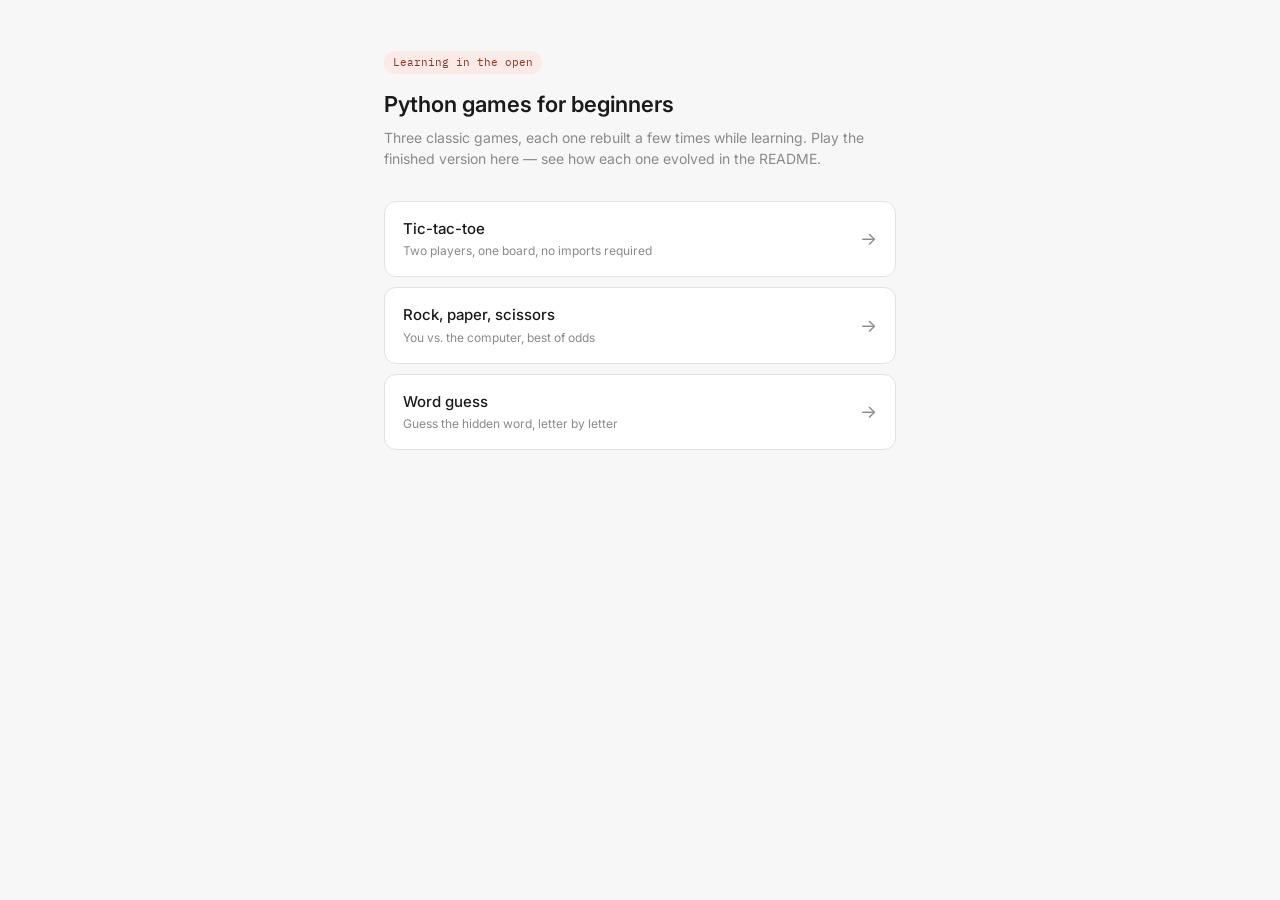
<file: web/index.html>
<!DOCTYPE html>
<html lang="en">
<head>
<meta charset="UTF-8">
<meta name="viewport" content="width=device-width, initial-scale=1.0">
<title>Python games for beginners</title>
<link rel="stylesheet" href="styles.css">
</head>
<body>
<div class="wrap">
  <span class="pill">Learning in the open</span>
  <h1>Python games for beginners</h1>
  <p class="tagline">Three classic games, each one rebuilt a few times while learning. Play the finished version here — see how each one evolved in the README.</p>

  <div class="game-list">
    <a class="game-link" href="games/tictactoe.html">
      <div>
        <div class="name">Tic-tac-toe</div>
        <div class="desc">Two players, one board, no imports required</div>
      </div>
      <span class="arrow">→</span>
    </a>
    <a class="game-link" href="games/rock-paper-scissors.html">
      <div>
        <div class="name">Rock, paper, scissors</div>
        <div class="desc">You vs. the computer, best of odds</div>
      </div>
      <span class="arrow">→</span>
    </a>
    <a class="game-link" href="games/wordguess.html">
      <div>
        <div class="name">Word guess</div>
        <div class="desc">Guess the hidden word, letter by letter</div>
      </div>
      <span class="arrow">→</span>
    </a>
  </div>
</div>
</body>
</html>
</file>
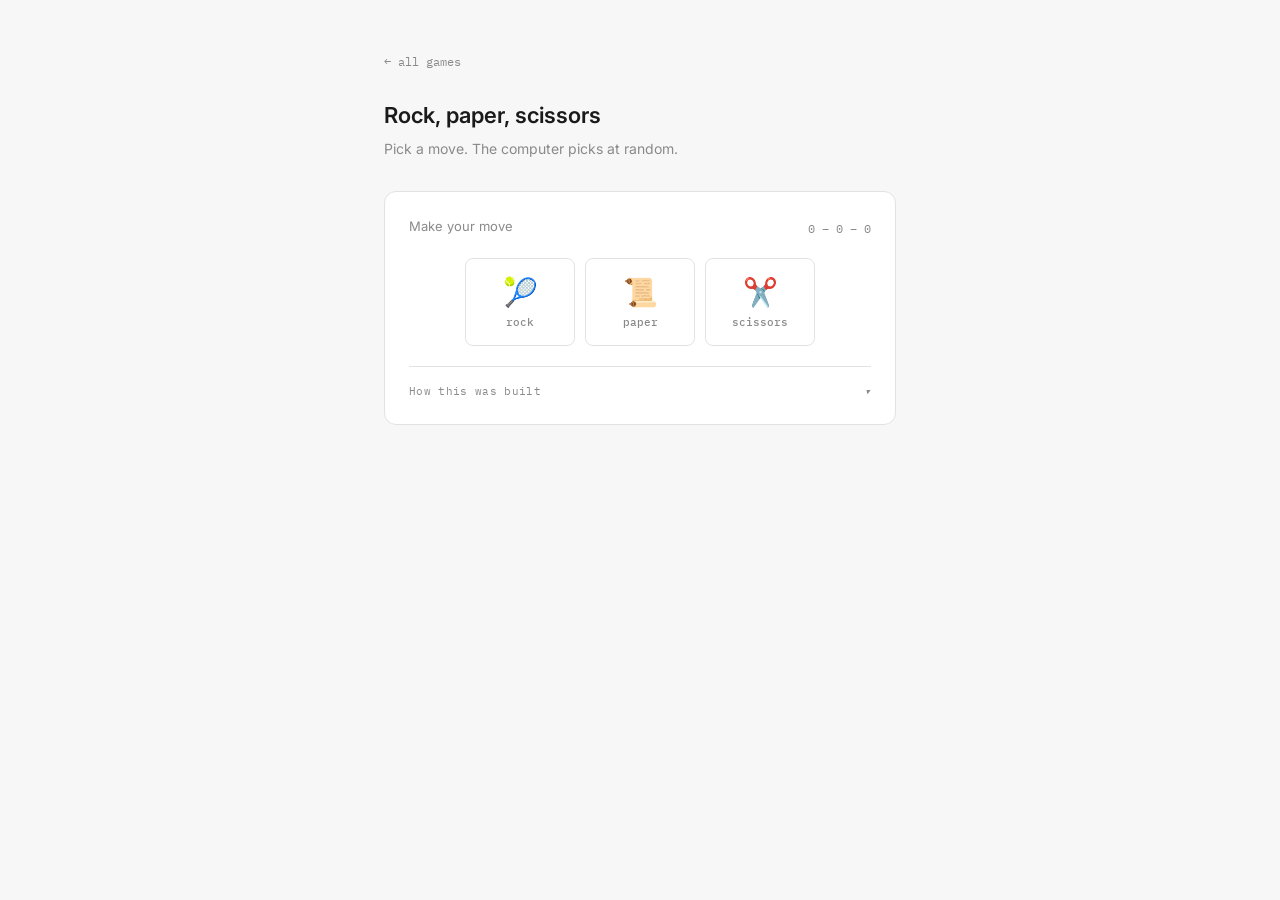
<file: web/games/rock-paper-scissors.html>
<!DOCTYPE html>
<html lang="en">
<head>
<meta charset="UTF-8">
<meta name="viewport" content="width=device-width, initial-scale=1.0">
<title>Rock, paper, scissors · Python games for beginners</title>
<link rel="stylesheet" href="../styles.css">
<style>
  .picks{
    display:flex;
    gap:10px;
    justify-content:center;
    margin-bottom:20px;
  }
  .pick-btn{
    flex:1;
    max-width:110px;
    padding:16px 8px;
    font-size:28px;
    display:flex;
    flex-direction:column;
    align-items:center;
    gap:6px;
  }
  .pick-btn .label{ font-size:11px; font-family:'IBM Plex Mono', monospace; color:var(--muted); }
  .result-row{
    display:flex;
    justify-content:center;
    gap:32px;
    margin:20px 0;
    font-size:34px;
  }
  .result-side{ text-align:center; }
  .result-side .who{ font-size:11px; font-family:'IBM Plex Mono', monospace; color:var(--muted); margin-top:6px; }
  .score{
    text-align:center;
    font-family:'IBM Plex Mono', monospace;
    font-size:12px;
    color:var(--muted);
    margin-top:4px;
  }
</style>
</head>
<body>
<div class="wrap">
  <a class="crumb" href="../index.html">&larr; all games</a>
  <h1>Rock, paper, scissors</h1>
  <p class="tagline">Pick a move. The computer picks at random.</p>

  <div class="card">
    <div class="status-row">
      <span class="msg" id="status">Make your move</span>
      <span class="score" id="score">0 &ndash; 0 &ndash; 0</span>
    </div>

    <div class="result-row" id="result" style="display:none;">
      <div class="result-side"><div id="you-emoji">&#9995;</div><div class="who">you</div></div>
      <div class="result-side"><div id="cpu-emoji">&#9995;</div><div class="who">computer</div></div>
    </div>

    <div class="picks">
      <button class="pick-btn" data-move="rock"><span>&#127934;</span><span class="label">rock</span></button>
      <button class="pick-btn" data-move="paper"><span>&#128220;</span><span class="label">paper</span></button>
      <button class="pick-btn" data-move="scissors"><span>&#9986;&#65039;</span><span class="label">scissors</span></button>
    </div>

    <details class="build-note">
      <summary>How this was built <i class="chev">&#9662;</i></summary>
      <div class="body">
        Started as a version where both players' moves were picked at random, just to get the win logic working, then rebuilt with real user input for player 1 while the computer kept picking randomly. This page plays the second version's logic.
        <br>
        <a href="https://github.com/isabelgrau/Python-games-for-beginners/tree/main/rock-paper-scissors" target="_blank">See both Python versions on GitHub</a>
      </div>
    </details>
  </div>
</div>

<script>
const EMOJI = { rock: '\u{1F94A}', paper: '\u{1F4C4}', scissors: '\u{2702}\u{FE0F}' };
const BEATS = { rock: 'scissors', paper: 'rock', scissors: 'paper' };
const MOVES = ['rock', 'paper', 'scissors'];

let wins = 0, losses = 0, ties = 0;

const statusEl = document.getElementById('status');
const scoreEl = document.getElementById('score');
const resultEl = document.getElementById('result');
const youEmoji = document.getElementById('you-emoji');
const cpuEmoji = document.getElementById('cpu-emoji');

function play(move){
  const cpu = MOVES[Math.floor(Math.random() * 3)];
  youEmoji.textContent = EMOJI[move];
  cpuEmoji.textContent = EMOJI[cpu];
  resultEl.style.display = 'flex';

  if (move === cpu){
    ties++;
    statusEl.textContent = "It's a tie";
  } else if (BEATS[move] === cpu){
    wins++;
    statusEl.textContent = 'You win';
  } else {
    losses++;
    statusEl.textContent = 'Computer wins';
  }
  scoreEl.textContent = wins + ' \u2013 ' + losses + ' \u2013 ' + ties;
}

document.querySelectorAll('.pick-btn').forEach(btn => {
  btn.addEventListener('click', () => play(btn.dataset.move));
});
</script>
</body>
</html>
</file>
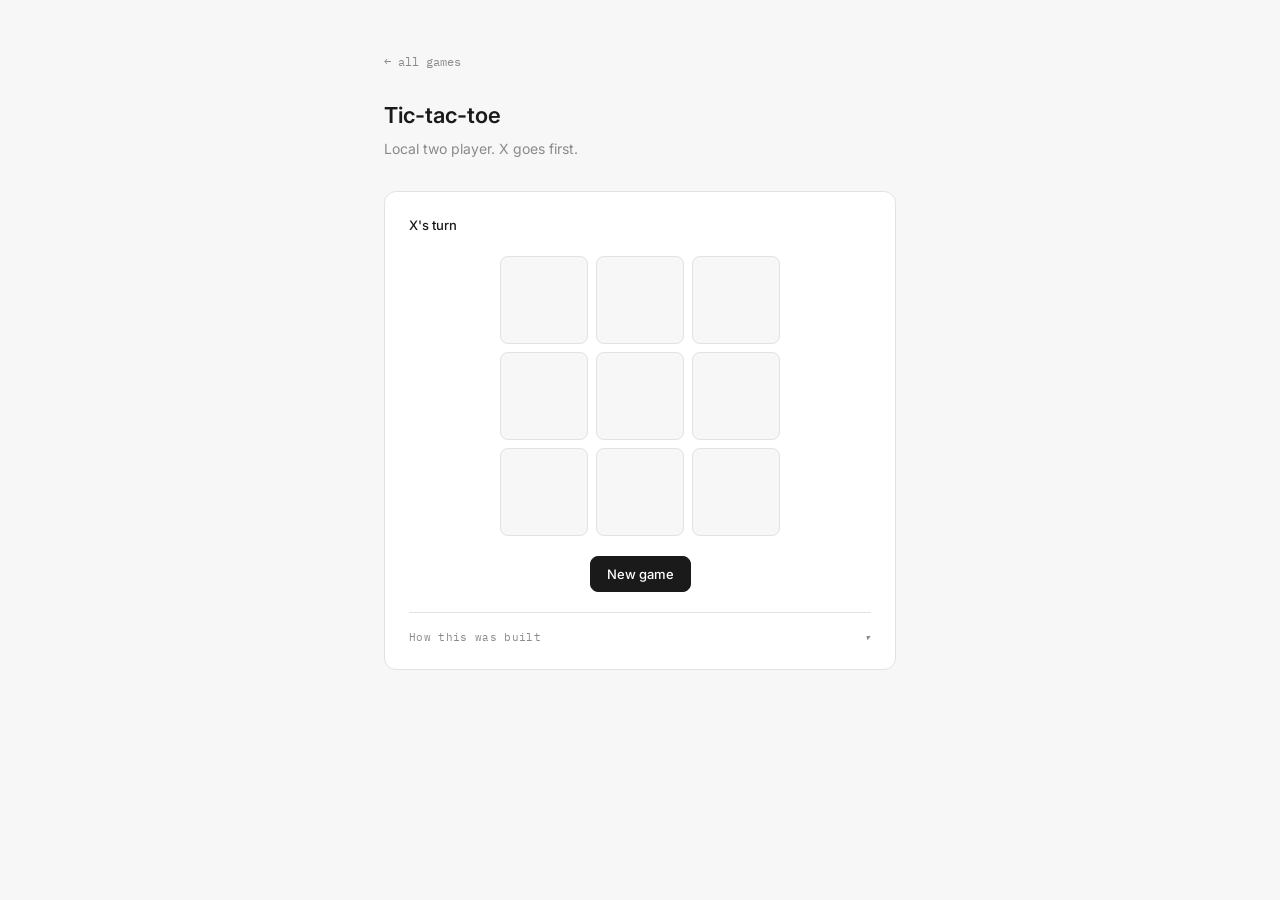
<file: web/games/tictactoe.html>
<!DOCTYPE html>
<html lang="en">
<head>
<meta charset="UTF-8">
<meta name="viewport" content="width=device-width, initial-scale=1.0">
<title>Tic-tac-toe · Python games for beginners</title>
<link rel="stylesheet" href="../styles.css">
<style>
  .board{
    display:grid;
    grid-template-columns:repeat(3, 1fr);
    gap:8px;
    max-width:280px;
    margin:0 auto 20px;
  }
  .cell{
    aspect-ratio:1;
    background:var(--paper);
    border:1px solid var(--line);
    border-radius:8px;
    display:flex;
    align-items:center;
    justify-content:center;
    font-size:32px;
    font-weight:600;
    cursor:pointer;
    color:var(--ink);
  }
  .cell:hover:not(.taken){ border-color:#bbb; }
  .cell.taken{ cursor:default; }
  .cell.x{ color:var(--rust-text); }
  .cell.o{ color:#3d5a80; }
  .controls{ display:flex; justify-content:center; }
</style>
</head>
<body>
<div class="wrap">
  <a class="crumb" href="../index.html">&larr; all games</a>
  <h1>Tic-tac-toe</h1>
  <p class="tagline">Local two player. X goes first.</p>

  <div class="card">
    <div class="status-row">
      <span class="msg active" id="status">X's turn</span>
    </div>

    <div class="board" id="board"></div>

    <div class="controls">
      <button class="btn-primary" id="reset">New game</button>
    </div>

    <details class="build-note">
      <summary>How this was built <i class="chev">&#9662;</i></summary>
      <div class="body">
        Started as a version with no imported packages and no loops, then rebuilt with a <code>while</code> loop to run the game turn by turn, then refactored again into a cleaner win-checking version. This page plays the final version's logic.
        <br>
        <a href="https://github.com/isabelgrau/Python-games-for-beginners/tree/main/tictactoe" target="_blank">See all three Python versions on GitHub</a>
      </div>
    </details>
  </div>
</div>

<script>
const boardEl = document.getElementById('board');
const statusEl = document.getElementById('status');
const resetBtn = document.getElementById('reset');

let board = Array(9).fill(null);
let turn = 'X';
let over = false;

const WIN_LINES = [
  [0,1,2],[3,4,5],[6,7,8],
  [0,3,6],[1,4,7],[2,5,8],
  [0,4,8],[2,4,6]
];

function checkWinner(){
  for (const line of WIN_LINES){
    const [a,b,c] = line;
    if (board[a] && board[a] === board[b] && board[a] === board[c]){
      return board[a];
    }
  }
  if (board.every(cell => cell)) return 'draw';
  return null;
}

function render(){
  boardEl.innerHTML = '';
  board.forEach((val, i) => {
    const cell = document.createElement('div');
    cell.className = 'cell' + (val ? ' taken ' + val.toLowerCase() : '');
    cell.textContent = val || '';
    cell.addEventListener('click', () => handleMove(i));
    boardEl.appendChild(cell);
  });
}

function handleMove(i){
  if (over || board[i]) return;
  board[i] = turn;
  const result = checkWinner();
  if (result === 'draw'){
    statusEl.textContent = "It's a draw";
    over = true;
  } else if (result){
    statusEl.textContent = result + ' wins';
    over = true;
  } else {
    turn = turn === 'X' ? 'O' : 'X';
    statusEl.textContent = turn + "'s turn";
  }
  render();
}

resetBtn.addEventListener('click', () => {
  board = Array(9).fill(null);
  turn = 'X';
  over = false;
  statusEl.textContent = "X's turn";
  render();
});

render();
</script>
</body>
</html>
</file>
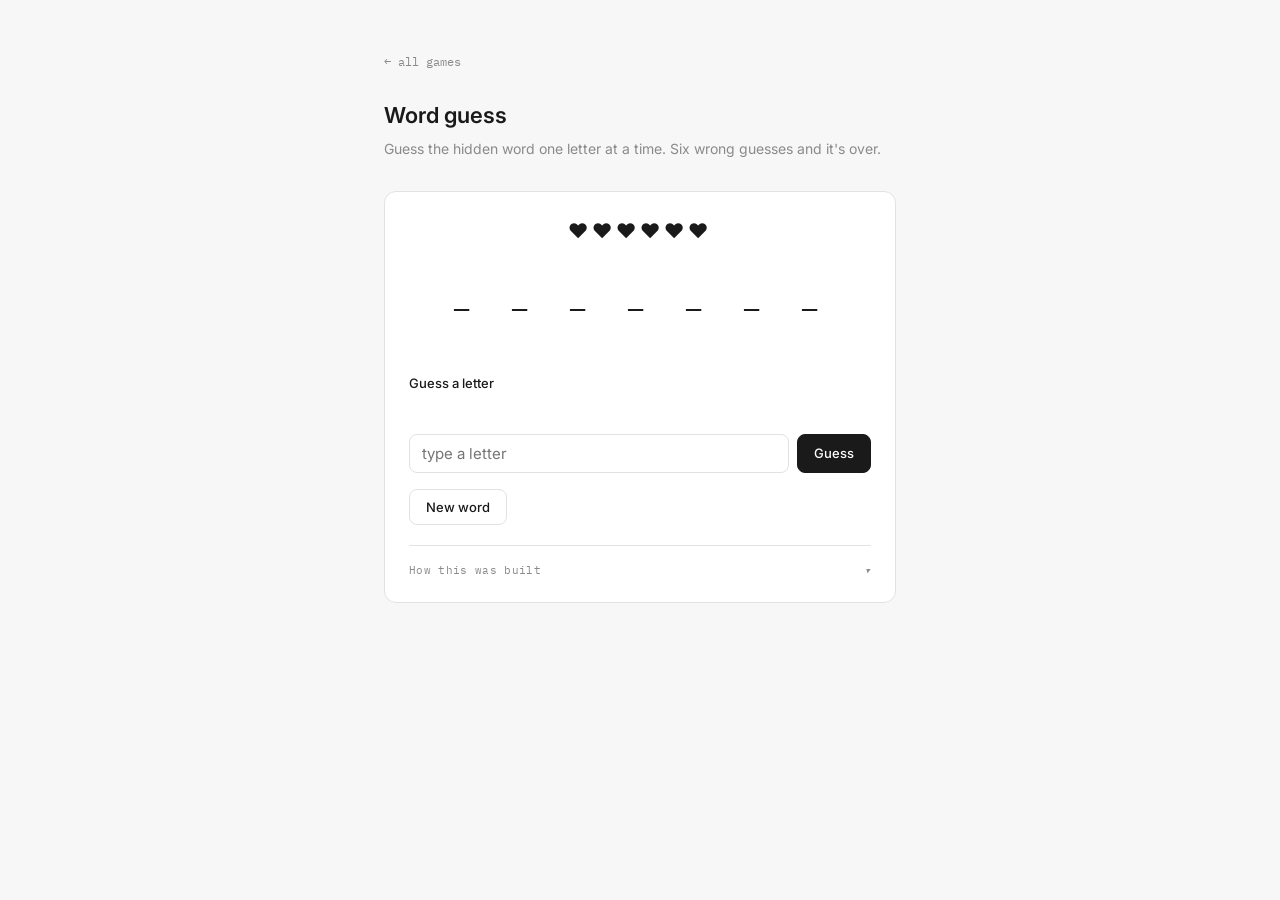
<file: web/games/wordguess.html>
<!DOCTYPE html>
<html lang="en">
<head>
<meta charset="UTF-8">
<meta name="viewport" content="width=device-width, initial-scale=1.0">
<title>Word guess · Python games for beginners</title>
<link rel="stylesheet" href="../styles.css">
<style>
  .word-display{
    font-family:'IBM Plex Mono', monospace;
    font-size:32px;
    letter-spacing:10px;
    text-align:center;
    margin:24px 0;
    word-break:break-all;
  }
  .guess-row{
    display:flex;
    gap:8px;
    margin-bottom:16px;
  }
  .guess-row input{
    flex:1;
    font-family:'Inter', sans-serif;
    font-size:15px;
    border:1px solid var(--line);
    border-radius:8px;
    padding:9px 12px;
    text-transform:lowercase;
  }
  .guess-row input:focus{ outline:none; border-color:#bbb; }
  .lives{
    text-align:center;
    font-size:20px;
    letter-spacing:4px;
    margin-bottom:6px;
  }
  .used-letters{
    text-align:center;
    font-family:'IBM Plex Mono', monospace;
    font-size:12px;
    color:var(--muted);
    min-height:16px;
    margin-bottom:16px;
  }
  .error{
    font-size:12px;
    color:var(--rust-text);
    text-align:center;
    min-height:16px;
    margin-bottom:4px;
  }
</style>
</head>
<body>
<div class="wrap">
  <a class="crumb" href="../index.html">&larr; all games</a>
  <h1>Word guess</h1>
  <p class="tagline">Guess the hidden word one letter at a time. Six wrong guesses and it's over.</p>

  <div class="card">
    <div class="lives" id="lives">&#10084;&#65039;&#10084;&#65039;&#10084;&#65039;&#10084;&#65039;&#10084;&#65039;&#10084;&#65039;</div>
    <div class="word-display" id="word-display"></div>
    <div class="used-letters" id="used"></div>

    <div class="status-row">
      <span class="msg active" id="status">Guess a letter</span>
    </div>

    <div class="error" id="error"></div>
    <div class="guess-row">
      <input type="text" id="guess-input" maxlength="1" placeholder="type a letter">
      <button class="btn-primary" id="guess-btn">Guess</button>
    </div>

    <div class="controls">
      <button id="reset">New word</button>
    </div>

    <details class="build-note">
      <summary>How this was built <i class="chev">&#9662;</i></summary>
      <div class="body">
        Built as a single Python version that picks a random word, tracks wrong guesses, and reveals letters as they're guessed correctly. This page ports that same logic to the browser.
        <br>
        <a href="https://github.com/isabelgrau/Python-games-for-beginners/tree/main/wordguess" target="_blank">See the Python version on GitHub</a>
      </div>
    </details>
  </div>
</div>

<script>
const WORDS = ['python', 'variable', 'loop', 'function', 'boolean', 'string', 'compile', 'debug'];
const MAX_LIVES = 6;

let word, revealed, wrongGuesses, usedLetters, over;

const displayEl = document.getElementById('word-display');
const livesEl = document.getElementById('lives');
const usedEl = document.getElementById('used');
const statusEl = document.getElementById('status');
const errorEl = document.getElementById('error');
const input = document.getElementById('guess-input');
const guessBtn = document.getElementById('guess-btn');

function newGame(){
  word = WORDS[Math.floor(Math.random() * WORDS.length)];
  revealed = new Set();
  usedLetters = new Set();
  wrongGuesses = 0;
  over = false;
  errorEl.textContent = '';
  statusEl.textContent = 'Guess a letter';
  input.value = '';
  render();
}

function render(){
  displayEl.textContent = word.split('').map(ch => revealed.has(ch) ? ch : '_').join(' ');
  livesEl.textContent = '\u2764\uFE0F'.repeat(MAX_LIVES - wrongGuesses) + '\u{1F5A4}'.repeat(wrongGuesses);
  usedEl.textContent = usedLetters.size ? 'used: ' + Array.from(usedLetters).join(', ') : '';
}

function submitGuess(){
  if (over) return;
  const letter = input.value.trim().toLowerCase();
  if (!letter || !/^[a-z]$/.test(letter)){
    errorEl.textContent = 'Enter a single letter first';
    return;
  }
  if (usedLetters.has(letter)){
    errorEl.textContent = "You've already tried that letter";
    return;
  }
  errorEl.textContent = '';
  usedLetters.add(letter);
  input.value = '';

  if (word.includes(letter)){
    revealed.add(letter);
    if (word.split('').every(ch => revealed.has(ch))){
      statusEl.textContent = 'You got it — ' + word;
      over = true;
    }
  } else {
    wrongGuesses++;
    if (wrongGuesses >= MAX_LIVES){
      statusEl.textContent = 'Out of guesses — it was ' + word;
      over = true;
    }
  }
  render();
}

guessBtn.addEventListener('click', submitGuess);
input.addEventListener('keydown', e => { if (e.key === 'Enter') submitGuess(); });
document.getElementById('reset').addEventListener('click', newGame);

newGame();
</script>
</body>
</html>
</file>
<file: web/styles.css>
@import url('https://fonts.googleapis.com/css2?family=IBM+Plex+Mono:wght@400;500&family=Inter:wght@400;500;600&display=swap');

:root{
  --ink:#1a1a1a;
  --paper:#f7f7f8;
  --card:#ffffff;
  --line:#e2e2e2;
  --muted:#8a8a8a;
  --rust:#b8492f;
  --rust-bg:#fbeae5;
  --rust-text:#8a3620;
}

*, *::before, *::after{ box-sizing:border-box; margin:0; padding:0; }

body{
  font-family:'Inter', sans-serif;
  background:var(--paper);
  color:var(--ink);
  min-height:100vh;
  line-height:1.5;
}

a{ color:inherit; }

.wrap{
  max-width:560px;
  margin:0 auto;
  padding:48px 24px 80px;
}

.crumb{
  display:inline-flex;
  align-items:center;
  gap:6px;
  font-family:'IBM Plex Mono', monospace;
  font-size:12px;
  color:var(--muted);
  text-decoration:none;
  margin-bottom:28px;
}
.crumb:hover{ color:var(--ink); }

h1{
  font-size:22px;
  font-weight:600;
  margin-bottom:6px;
}

.tagline{
  font-size:14px;
  color:var(--muted);
  margin-bottom:32px;
}

.card{
  background:var(--card);
  border:1px solid var(--line);
  border-radius:12px;
  padding:24px;
}

.status-row{
  display:flex;
  align-items:center;
  justify-content:space-between;
  margin-bottom:20px;
  font-size:13px;
}

.status-row .msg{ color:var(--muted); }
.status-row .msg.active{ color:var(--ink); font-weight:500; }

button, .btn{
  font-family:'Inter', sans-serif;
  font-size:13px;
  font-weight:500;
  border:1px solid var(--line);
  background:var(--card);
  color:var(--ink);
  border-radius:8px;
  padding:9px 16px;
  cursor:pointer;
  transition:border-color 0.15s, background 0.15s;
}
button:hover, .btn:hover{ border-color:#bbb; background:#fafafa; }

.btn-primary{
  background:var(--ink);
  color:#fff;
  border-color:var(--ink);
}
.btn-primary:hover{ background:#000; border-color:#000; }

/* ── collapsible build note ── */
.build-note{
  margin-top:20px;
  padding-top:16px;
  border-top:1px solid var(--line);
}

.build-note summary{
  list-style:none;
  cursor:pointer;
  display:flex;
  align-items:center;
  justify-content:space-between;
  font-family:'IBM Plex Mono', monospace;
  font-size:11px;
  letter-spacing:0.03em;
  color:var(--muted);
}
.build-note summary::-webkit-details-marker{ display:none; }
.build-note summary .chev{ transition:transform 0.15s; }
.build-note[open] summary .chev{ transform:rotate(180deg); }

.build-note .body{
  font-size:13px;
  color:var(--muted);
  line-height:1.6;
  margin-top:12px;
}

.build-note a{
  color:var(--rust-text);
  text-decoration:none;
  border-bottom:1px solid #e0c4bb;
  display:inline-block;
  margin-top:8px;
}
.build-note a:hover{ border-bottom-color:var(--rust-text); }

/* ── landing page game list ── */
.game-list{
  display:flex;
  flex-direction:column;
  gap:10px;
}

.game-link{
  display:flex;
  align-items:center;
  justify-content:space-between;
  background:var(--card);
  border:1px solid var(--line);
  border-radius:12px;
  padding:16px 18px;
  text-decoration:none;
  transition:border-color 0.15s;
}
.game-link:hover{ border-color:#bbb; }

.game-link .name{ font-size:15px; font-weight:500; }
.game-link .desc{ font-size:12px; color:var(--muted); margin-top:2px; }
.game-link .arrow{ color:var(--muted); font-size:18px; }

.pill{
  display:inline-block;
  font-family:'IBM Plex Mono', monospace;
  font-size:11px;
  padding:3px 9px;
  border-radius:20px;
  background:var(--rust-bg);
  color:var(--rust-text);
  margin-bottom:14px;
}
</file>
